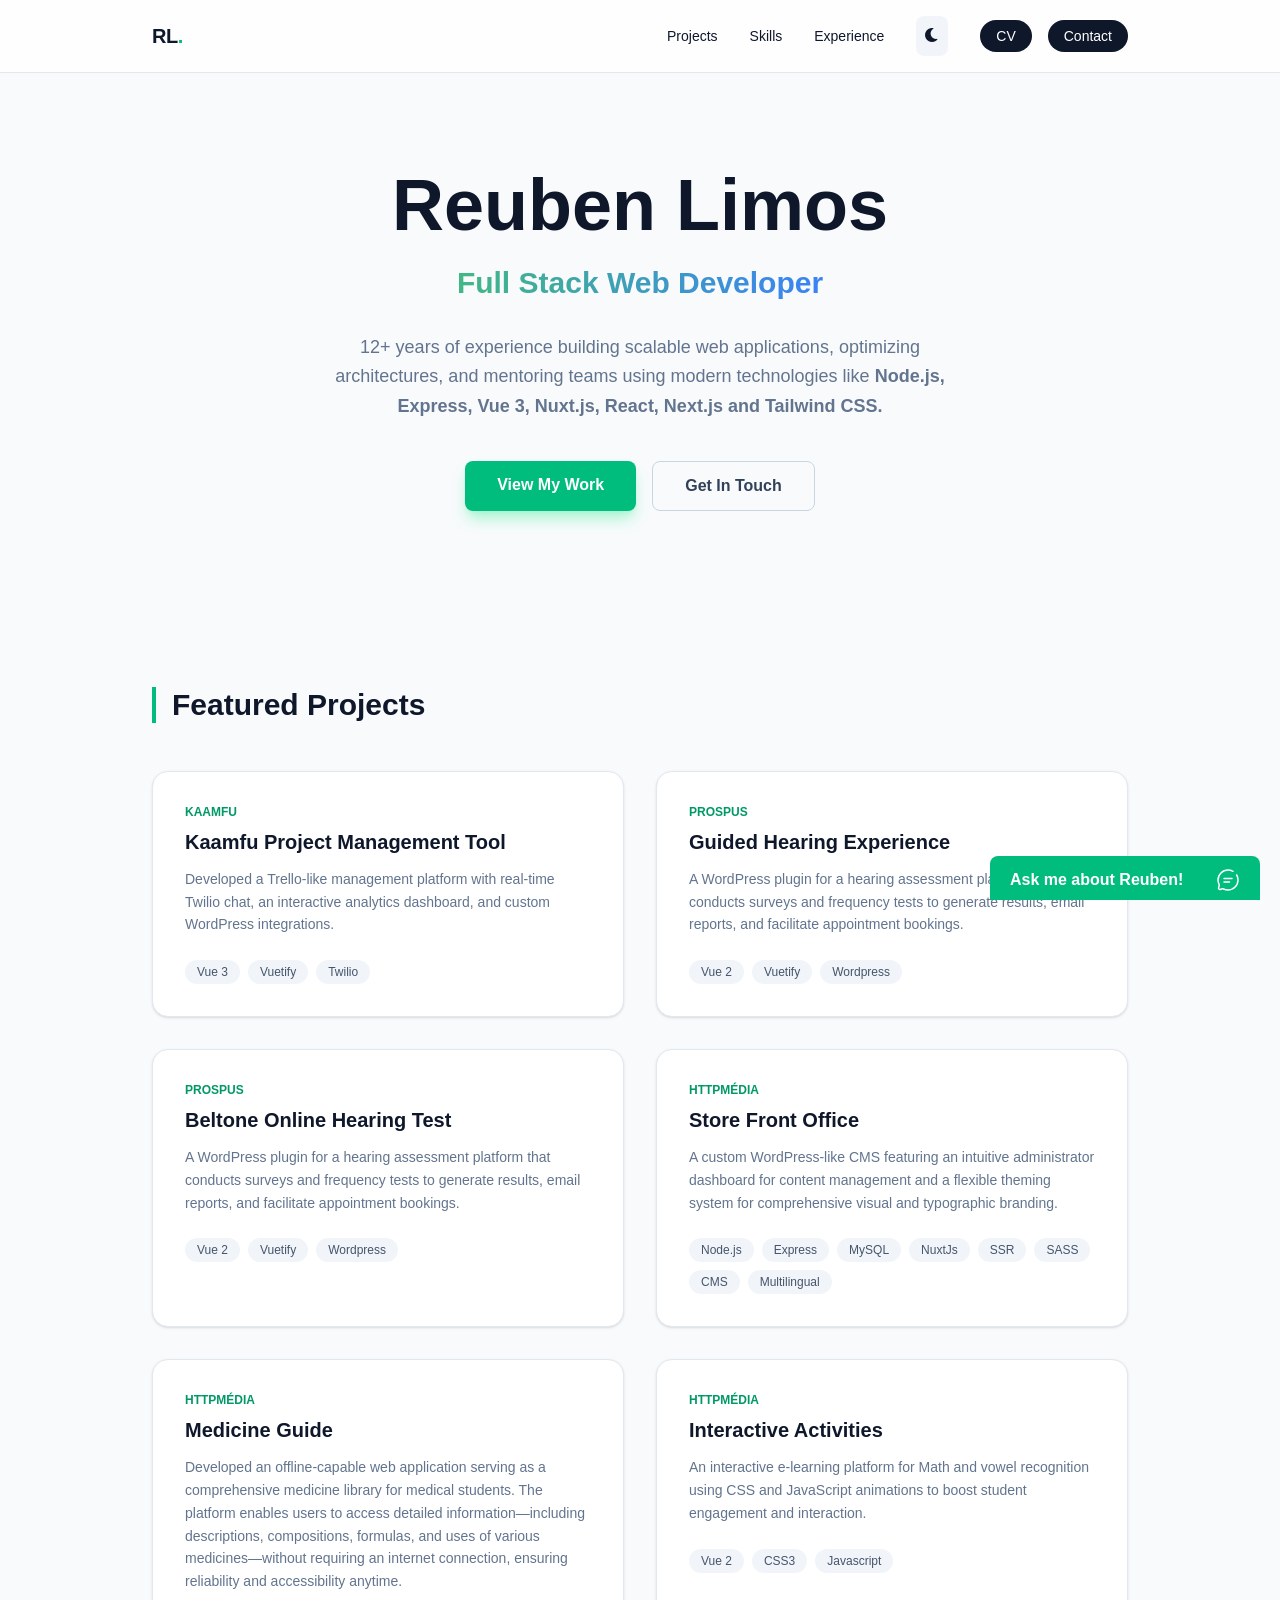
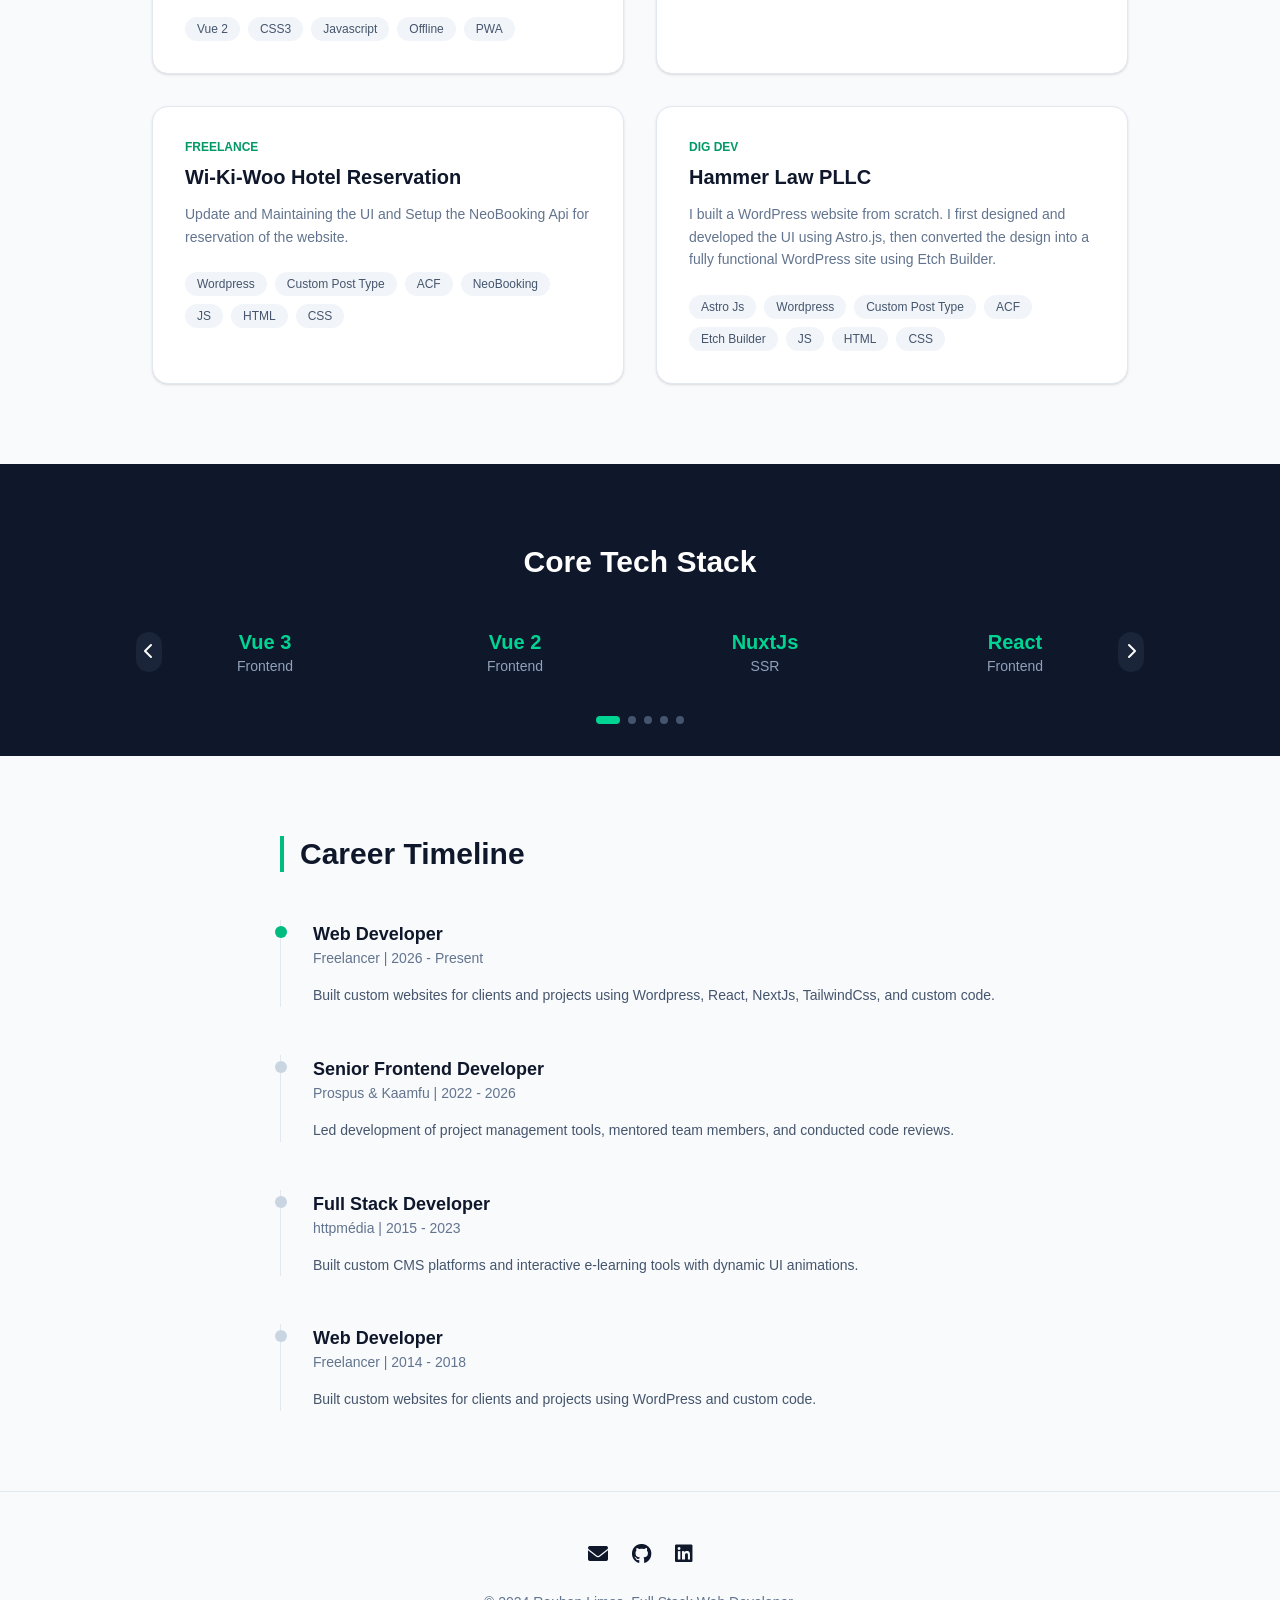
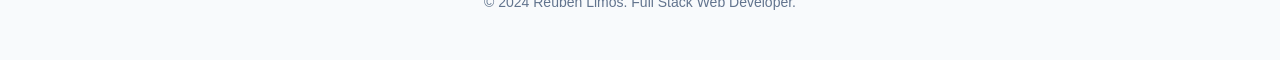
<file: index.html>
<!doctype html>
<html lang="en">
  <head>
    <meta charset="UTF-8" />
    <link rel="icon" type="image/svg+xml" href="./favicon.svg" />
    <meta name="viewport" content="width=device-width, initial-scale=1.0" />
    <title>Reuben Limos | Full Stack Web Developer</title>
    <link
      rel="stylesheet"
      href="https://cdnjs.cloudflare.com/ajax/libs/font-awesome/6.0.0/css/all.min.css"
    />
    <script type="module" crossorigin src="./assets/index.js"></script>
    <script type="module" crossorigin src="./assets/chatbot.js"></script>
    <link rel="stylesheet" crossorigin href="./assets/index.css">
    <link rel="stylesheet" crossorigin href="./assets/chatbot.css">
  </head>
  <body>
    <div id="root"></div>


    <div id="chat-bot-float"></div>
  </body>
</html>
</file>
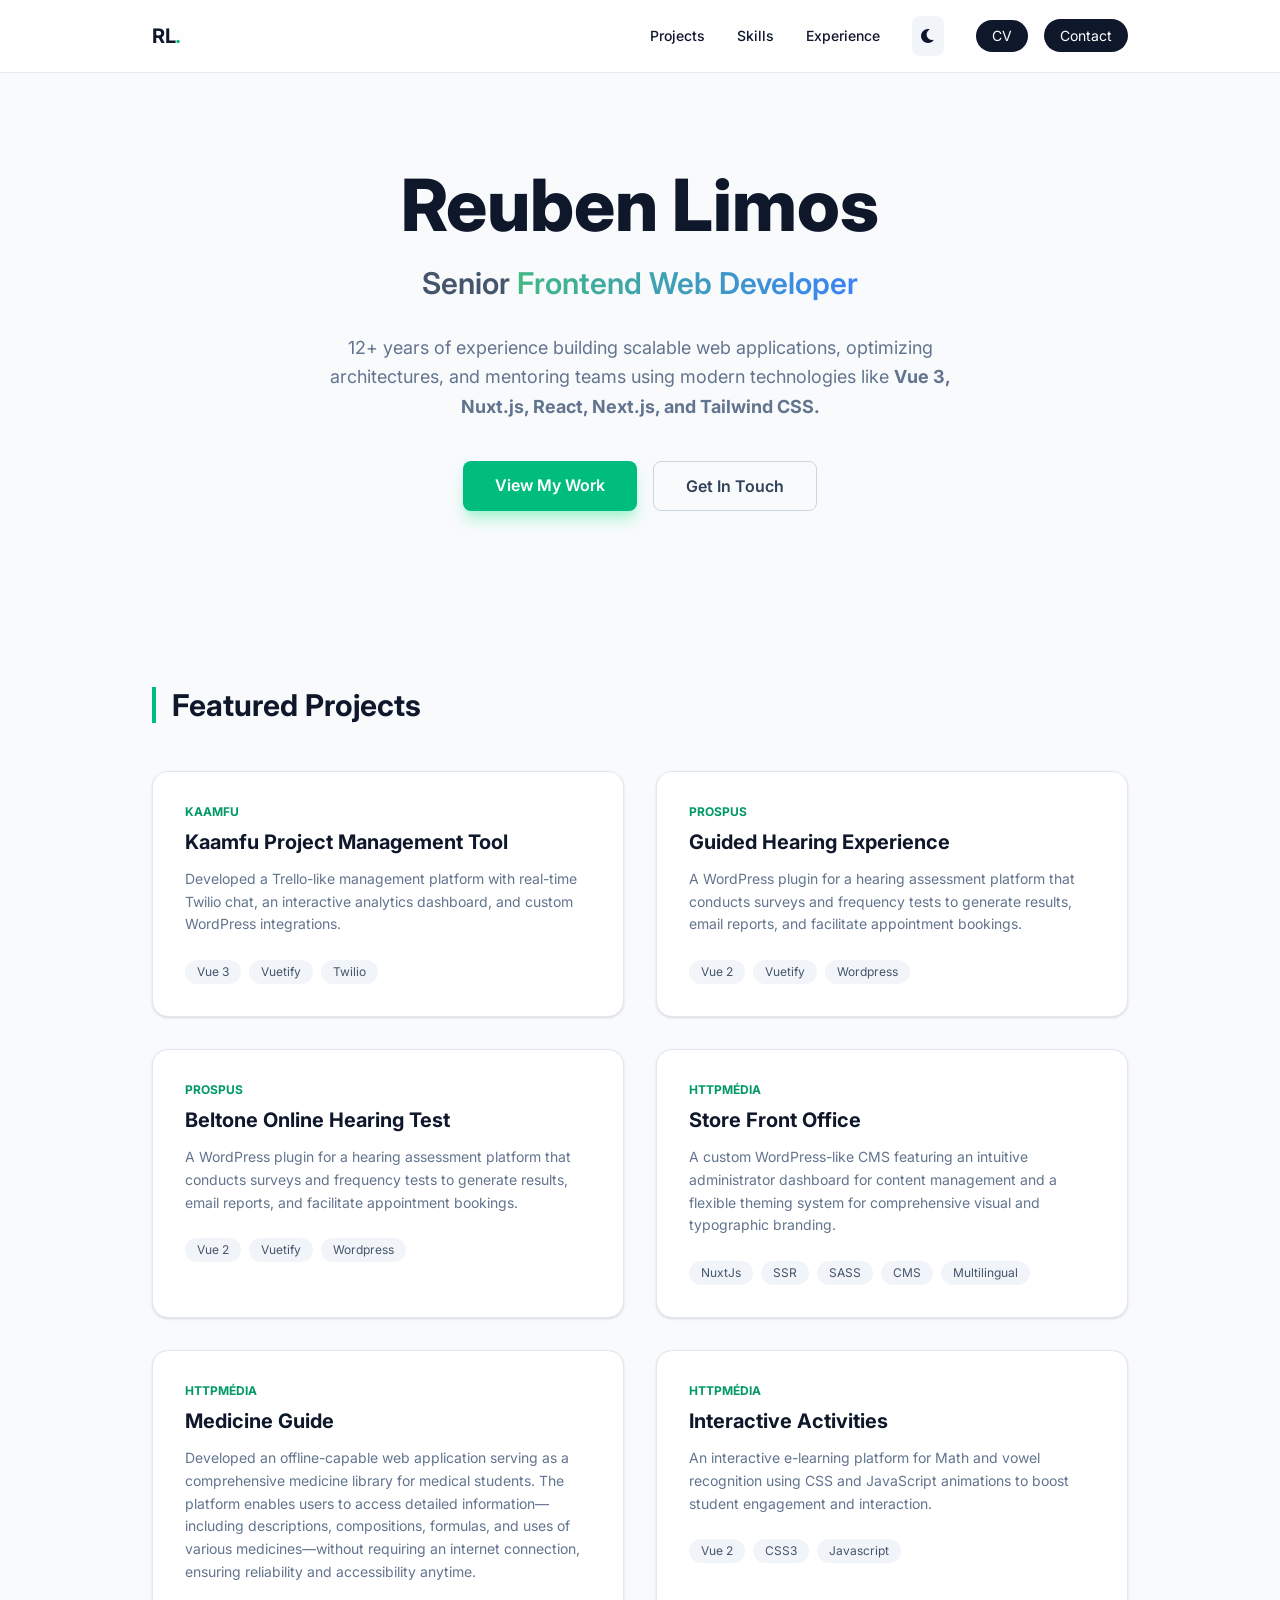
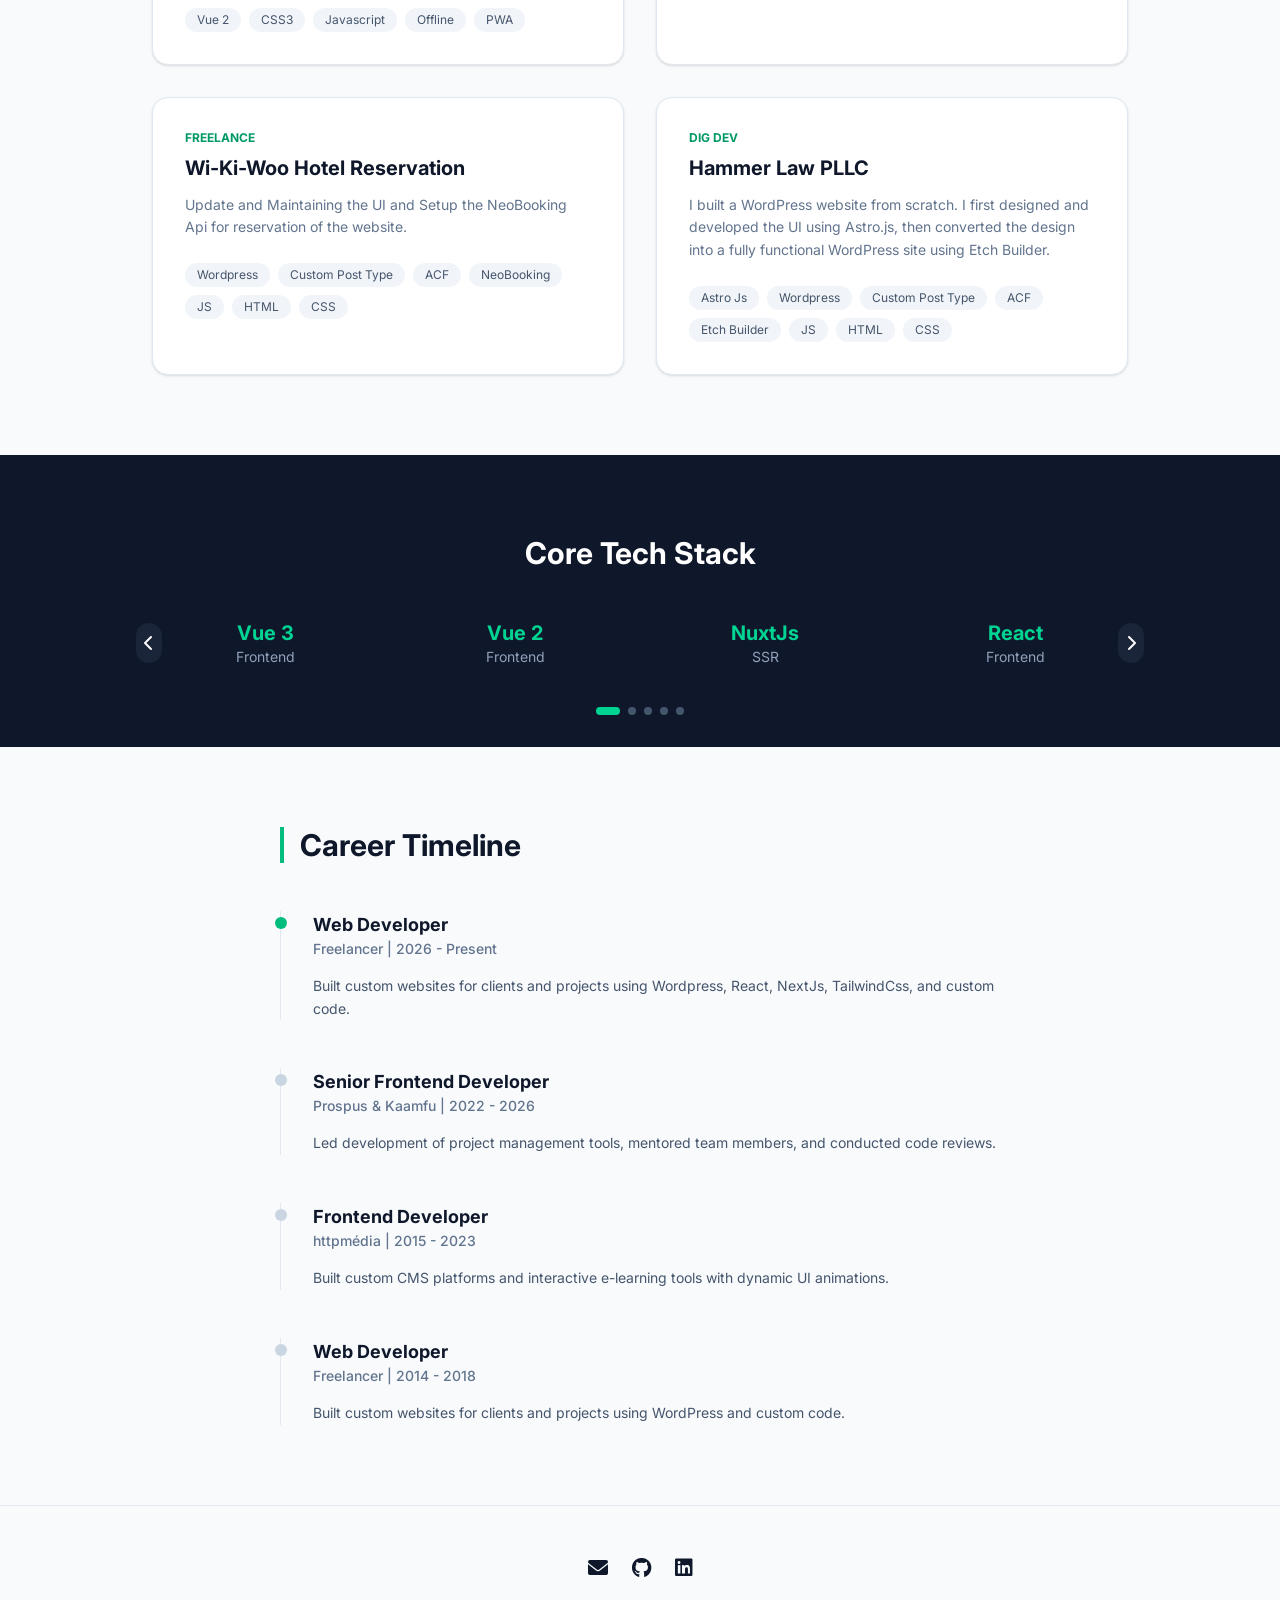
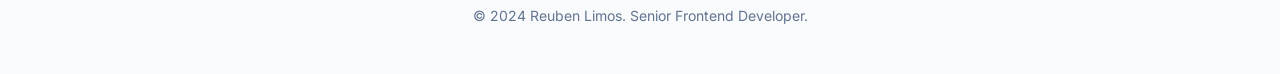
<file: Backup1.0/index.html>
<!doctype html>
<html lang="en">
  <head>
    <meta charset="UTF-8" />
    <link rel="icon" type="image/svg+xml" href="./favicon.svg" />
    <meta name="viewport" content="width=device-width, initial-scale=1.0" />
    <title>Reuben Limos | Senior Frontend Developer</title>
    <link
      rel="stylesheet"
      href="https://cdnjs.cloudflare.com/ajax/libs/font-awesome/6.0.0/css/all.min.css"
    />
    <script type="module" crossorigin src="./assets/index.js"></script>
    <link rel="stylesheet" crossorigin href="./assets/index.css">
  </head>
  <body>
    <div id="root"></div>
  </body>
</html>
</file>
<file: assets/index.css>
@import "https://fonts.googleapis.com/css2?family=Inter:wght@400;500;600;700;800&display=swap";@layer components;@layer properties{@supports (((-webkit-hyphens:none)) and (not (margin-trim:inline))) or ((-moz-orient:inline) and (not (color:rgb(from red r g b)))){*,:before,:after,::backdrop{--tw-translate-x:0;--tw-translate-y:0;--tw-translate-z:0;--tw-rotate-x:initial;--tw-rotate-y:initial;--tw-rotate-z:initial;--tw-skew-x:initial;--tw-skew-y:initial;--tw-space-y-reverse:0;--tw-space-x-reverse:0;--tw-border-style:solid;--tw-leading:initial;--tw-font-weight:initial;--tw-tracking:initial;--tw-shadow:0 0 #0000;--tw-shadow-color:initial;--tw-shadow-alpha:100%;--tw-inset-shadow:0 0 #0000;--tw-inset-shadow-color:initial;--tw-inset-shadow-alpha:100%;--tw-ring-color:initial;--tw-ring-shadow:0 0 #0000;--tw-inset-ring-color:initial;--tw-inset-ring-shadow:0 0 #0000;--tw-ring-inset:initial;--tw-ring-offset-width:0px;--tw-ring-offset-color:#fff;--tw-ring-offset-shadow:0 0 #0000;--tw-blur:initial;--tw-brightness:initial;--tw-contrast:initial;--tw-grayscale:initial;--tw-hue-rotate:initial;--tw-invert:initial;--tw-opacity:initial;--tw-saturate:initial;--tw-sepia:initial;--tw-drop-shadow:initial;--tw-drop-shadow-color:initial;--tw-drop-shadow-alpha:100%;--tw-drop-shadow-size:initial;--tw-backdrop-blur:initial;--tw-backdrop-brightness:initial;--tw-backdrop-contrast:initial;--tw-backdrop-grayscale:initial;--tw-backdrop-hue-rotate:initial;--tw-backdrop-invert:initial;--tw-backdrop-opacity:initial;--tw-backdrop-saturate:initial;--tw-backdrop-sepia:initial;--tw-duration:initial;--tw-ease:initial}}}@layer theme{:root,:host{--font-sans:-apple-system, BlinkMacSystemFont, "Segoe UI", Roboto, "Helvetica Neue", "Noto Sans", Arial, sans-serif, "Apple Color Emoji", "Segoe UI Emoji", "Segoe UI Symbol", "Noto Color Emoji";--font-mono:ui-monospace, SFMono-Regular, Menlo, Monaco, Consolas, "Liberation Mono", "Courier New", monospace;--color-yellow-400:oklch(85.2% .199 91.936);--color-emerald-200:oklch(90.5% .093 164.15);--color-emerald-400:oklch(76.5% .177 163.223);--color-emerald-500:oklch(69.6% .17 162.48);--color-emerald-600:oklch(59.6% .145 163.225);--color-slate-50:oklch(98.4% .003 247.858);--color-slate-100:oklch(96.8% .007 247.896);--color-slate-200:oklch(92.9% .013 255.508);--color-slate-300:oklch(86.9% .022 252.894);--color-slate-400:oklch(70.4% .04 256.788);--color-slate-500:oklch(55.4% .046 257.417);--color-slate-600:oklch(44.6% .043 257.281);--color-slate-700:oklch(37.2% .044 257.287);--color-slate-800:oklch(27.9% .041 260.031);--color-slate-900:oklch(20.8% .042 265.755);--color-slate-950:oklch(12.9% .042 264.695);--color-gray-800:oklch(27.8% .033 256.848);--color-black:#000;--color-white:#fff;--spacing:.25rem;--container-2xl:42rem;--container-3xl:48rem;--container-5xl:64rem;--text-xs:.75rem;--text-xs--line-height:calc(1 / .75);--text-sm:.875rem;--text-sm--line-height:calc(1.25 / .875);--text-lg:1.125rem;--text-lg--line-height:calc(1.75 / 1.125);--text-xl:1.25rem;--text-xl--line-height:calc(1.75 / 1.25);--text-2xl:1.5rem;--text-2xl--line-height:calc(2 / 1.5);--text-3xl:1.875rem;--text-3xl--line-height:calc(2.25 / 1.875);--text-4xl:2.25rem;--text-4xl--line-height:calc(2.5 / 2.25);--text-5xl:3rem;--text-5xl--line-height:1;--text-7xl:4.5rem;--text-7xl--line-height:1;--font-weight-medium:500;--font-weight-semibold:600;--font-weight-bold:700;--font-weight-extrabold:800;--tracking-tight:-.025em;--leading-relaxed:1.625;--radius-lg:.5rem;--radius-xl:.75rem;--radius-2xl:1rem;--ease-in-out:cubic-bezier(.4, 0, .2, 1);--blur-md:12px;--default-transition-duration:.15s;--default-transition-timing-function:cubic-bezier(.4, 0, .2, 1);--default-font-family:var(--font-sans);--default-mono-font-family:var(--font-mono)}}@layer base{*,:after,:before,::backdrop{box-sizing:border-box;border:0 solid;margin:0;padding:0}::file-selector-button{box-sizing:border-box;border:0 solid;margin:0;padding:0}html,:host{-webkit-text-size-adjust:100%;tab-size:4;line-height:1.5;font-family:var(--default-font-family,-apple-system, BlinkMacSystemFont, "Segoe UI", Roboto, "Helvetica Neue", "Noto Sans", Arial, sans-serif, "Apple Color Emoji", "Segoe UI Emoji", "Segoe UI Symbol", "Noto Color Emoji");font-feature-settings:var(--default-font-feature-settings,normal);font-variation-settings:var(--default-font-variation-settings,normal);-webkit-tap-highlight-color:transparent}hr{height:0;color:inherit;border-top-width:1px}abbr:where([title]){-webkit-text-decoration:underline dotted;text-decoration:underline dotted}h1,h2,h3,h4,h5,h6{font-size:inherit;font-weight:inherit}a{color:inherit;-webkit-text-decoration:inherit;-webkit-text-decoration:inherit;-webkit-text-decoration:inherit;-webkit-text-decoration:inherit;text-decoration:inherit}b,strong{font-weight:bolder}code,kbd,samp,pre{font-family:var(--default-mono-font-family,ui-monospace, SFMono-Regular, Menlo, Monaco, Consolas, "Liberation Mono", "Courier New", monospace);font-feature-settings:var(--default-mono-font-feature-settings,normal);font-variation-settings:var(--default-mono-font-variation-settings,normal);font-size:1em}small{font-size:80%}sub,sup{vertical-align:baseline;font-size:75%;line-height:0;position:relative}sub{bottom:-.25em}sup{top:-.5em}table{text-indent:0;border-color:inherit;border-collapse:collapse}:-moz-focusring:where(:not(iframe)){outline:auto}progress{vertical-align:baseline}summary{display:list-item}ol,ul,menu{list-style:none}img,svg,video,canvas,audio,iframe,embed,object{vertical-align:middle;display:block}img,video{max-width:100%;height:auto}button,input,select,optgroup,textarea{font:inherit;font-feature-settings:inherit;font-variation-settings:inherit;letter-spacing:inherit;color:inherit;opacity:1;background-color:#0000;border-radius:0}::file-selector-button{font:inherit;font-feature-settings:inherit;font-variation-settings:inherit;letter-spacing:inherit;color:inherit;opacity:1;background-color:#0000;border-radius:0}:where(select:is([multiple],[size])) optgroup{font-weight:bolder}:where(select:is([multiple],[size])) optgroup option{padding-inline-start:20px}::file-selector-button{margin-inline-end:4px}::placeholder{opacity:1}@supports (not ((-webkit-appearance:-apple-pay-button))) or (contain-intrinsic-size:1px){::placeholder{color:currentColor}@supports (color:color-mix(in lab, red, red)){::placeholder{color:color-mix(in oklab, currentcolor 50%, transparent)}}}textarea{resize:vertical}::-webkit-search-decoration{-webkit-appearance:none}::-webkit-date-and-time-value{min-height:1lh;text-align:inherit}::-webkit-datetime-edit{display:inline-flex}::-webkit-datetime-edit-fields-wrapper{padding:0}::-webkit-datetime-edit{padding-block:0}::-webkit-datetime-edit-year-field{padding-block:0}::-webkit-datetime-edit-month-field{padding-block:0}::-webkit-datetime-edit-day-field{padding-block:0}::-webkit-datetime-edit-hour-field{padding-block:0}::-webkit-datetime-edit-minute-field{padding-block:0}::-webkit-datetime-edit-second-field{padding-block:0}::-webkit-datetime-edit-millisecond-field{padding-block:0}::-webkit-datetime-edit-meridiem-field{padding-block:0}::-webkit-calendar-picker-indicator{line-height:1}:-moz-ui-invalid{box-shadow:none}button,input:where([type=button],[type=reset],[type=submit]){appearance:button}::file-selector-button{appearance:button}::-webkit-inner-spin-button{height:auto}::-webkit-outer-spin-button{height:auto}[hidden]:where(:not([hidden=until-found])){display:none!important}}@layer utilities{.invisible{visibility:hidden}.visible{visibility:visible}.absolute{position:absolute}.fixed{position:fixed}.relative{position:relative}.sticky{position:sticky}.inset-0{inset:0}.top-0{top:0}.top-1\.5{top:calc(var(--spacing) * 1.5)}.top-1\/2{top:50%}.top-6{top:calc(var(--spacing) * 6)}.right-0{right:0}.right-6{right:calc(var(--spacing) * 6)}.-left-1\.5{left:calc(var(--spacing) * -1.5)}.left-0{left:0}.left-1\/2{left:50%}.z-20{z-index:20}.z-50{z-index:50}.mx-auto{margin-inline:auto}.mt-4{margin-top:calc(var(--spacing) * 4)}.mt-10{margin-top:calc(var(--spacing) * 10)}.mr-4{margin-right:calc(var(--spacing) * 4)}.mb-2{margin-bottom:calc(var(--spacing) * 2)}.mb-3{margin-bottom:calc(var(--spacing) * 3)}.mb-6{margin-bottom:calc(var(--spacing) * 6)}.mb-8{margin-bottom:calc(var(--spacing) * 8)}.mb-10{margin-bottom:calc(var(--spacing) * 10)}.mb-12{margin-bottom:calc(var(--spacing) * 12)}.flex{display:flex}.grid{display:grid}.hidden{display:none}.h-2{height:calc(var(--spacing) * 2)}.h-3{height:calc(var(--spacing) * 3)}.h-auto{height:auto}.h-full{height:100%}.min-h-screen{min-height:100vh}.w-2{width:calc(var(--spacing) * 2)}.w-3{width:calc(var(--spacing) * 3)}.w-6{width:calc(var(--spacing) * 6)}.w-full{width:100%}.max-w-2xl{max-width:var(--container-2xl)}.max-w-3xl{max-width:var(--container-3xl)}.max-w-5xl{max-width:var(--container-5xl)}.min-w-full{min-width:100%}.-translate-x-1\/2{--tw-translate-x:calc(calc(1 / 2 * 100%) * -1);translate:var(--tw-translate-x) var(--tw-translate-y)}.-translate-x-2{--tw-translate-x:calc(var(--spacing) * -2);translate:var(--tw-translate-x) var(--tw-translate-y)}.translate-x-2{--tw-translate-x:calc(var(--spacing) * 2);translate:var(--tw-translate-x) var(--tw-translate-y)}.-translate-y-1\/2{--tw-translate-y:calc(calc(1 / 2 * 100%) * -1);translate:var(--tw-translate-x) var(--tw-translate-y)}.transform{transform:var(--tw-rotate-x,) var(--tw-rotate-y,) var(--tw-rotate-z,) var(--tw-skew-x,) var(--tw-skew-y,)}.cursor-pointer{cursor:pointer}.grid-cols-2{grid-template-columns:repeat(2,minmax(0,1fr))}.flex-wrap{flex-wrap:wrap}.items-center{align-items:center}.items-end{align-items:flex-end}.justify-between{justify-content:space-between}.justify-center{justify-content:center}.gap-2{gap:calc(var(--spacing) * 2)}.gap-4{gap:calc(var(--spacing) * 4)}.gap-8{gap:calc(var(--spacing) * 8)}:where(.space-y-12>:not(:last-child)){--tw-space-y-reverse:0;margin-block-start:calc(calc(var(--spacing) * 12) * var(--tw-space-y-reverse));margin-block-end:calc(calc(var(--spacing) * 12) * calc(1 - var(--tw-space-y-reverse)))}:where(.space-x-4>:not(:last-child)){--tw-space-x-reverse:0;margin-inline-start:calc(calc(var(--spacing) * 4) * var(--tw-space-x-reverse));margin-inline-end:calc(calc(var(--spacing) * 4) * calc(1 - var(--tw-space-x-reverse)))}:where(.space-x-6>:not(:last-child)){--tw-space-x-reverse:0;margin-inline-start:calc(calc(var(--spacing) * 6) * var(--tw-space-x-reverse));margin-inline-end:calc(calc(var(--spacing) * 6) * calc(1 - var(--tw-space-x-reverse)))}:where(.space-x-8>:not(:last-child)){--tw-space-x-reverse:0;margin-inline-start:calc(calc(var(--spacing) * 8) * var(--tw-space-x-reverse));margin-inline-end:calc(calc(var(--spacing) * 8) * calc(1 - var(--tw-space-x-reverse)))}.overflow-hidden{overflow:hidden}.rounded-2xl{border-radius:var(--radius-2xl)}.rounded-full{border-radius:2147483647px}.rounded-lg{border-radius:var(--radius-lg)}.rounded-xl{border-radius:var(--radius-xl)}.border{border-style:var(--tw-border-style);border-width:1px}.border-t{border-top-style:var(--tw-border-style);border-top-width:1px}.border-b{border-bottom-style:var(--tw-border-style);border-bottom-width:1px}.border-l{border-left-style:var(--tw-border-style);border-left-width:1px}.border-l-4{border-left-style:var(--tw-border-style);border-left-width:4px}.border-emerald-500{border-color:var(--color-emerald-500)}.border-slate-200{border-color:var(--color-slate-200)}.border-slate-300{border-color:var(--color-slate-300)}.border-slate-700{border-color:var(--color-slate-700)}.bg-black\/90{background-color:#000000e6}@supports (color:color-mix(in lab, red, red)){.bg-black\/90{background-color:color-mix(in oklab, var(--color-black) 90%, transparent)}}.bg-emerald-400{background-color:var(--color-emerald-400)}.bg-emerald-500{background-color:var(--color-emerald-500)}.bg-gray-800\/80{background-color:#1e2939cc}@supports (color:color-mix(in lab, red, red)){.bg-gray-800\/80{background-color:color-mix(in oklab, var(--color-gray-800) 80%, transparent)}}.bg-slate-50{background-color:var(--color-slate-50)}.bg-slate-100{background-color:var(--color-slate-100)}.bg-slate-300{background-color:var(--color-slate-300)}.bg-slate-600{background-color:var(--color-slate-600)}.bg-slate-800\/80{background-color:#1d293dcc}@supports (color:color-mix(in lab, red, red)){.bg-slate-800\/80{background-color:color-mix(in oklab, var(--color-slate-800) 80%, transparent)}}.bg-slate-900{background-color:var(--color-slate-900)}.bg-white{background-color:var(--color-white)}.bg-white\/80{background-color:#fffc}@supports (color:color-mix(in lab, red, red)){.bg-white\/80{background-color:color-mix(in oklab, var(--color-white) 80%, transparent)}}.object-contain{object-fit:contain}.object-cover{object-fit:cover}.p-2{padding:calc(var(--spacing) * 2)}.p-4{padding:calc(var(--spacing) * 4)}.p-8{padding:calc(var(--spacing) * 8)}.px-1{padding-inline:var(--spacing)}.px-3{padding-inline:calc(var(--spacing) * 3)}.px-4{padding-inline:calc(var(--spacing) * 4)}.px-6{padding-inline:calc(var(--spacing) * 6)}.px-8{padding-inline:calc(var(--spacing) * 8)}.py-1{padding-block:var(--spacing)}.py-2{padding-block:calc(var(--spacing) * 2)}.py-3{padding-block:calc(var(--spacing) * 3)}.py-4{padding-block:calc(var(--spacing) * 4)}.py-12{padding-block:calc(var(--spacing) * 12)}.py-20{padding-block:calc(var(--spacing) * 20)}.py-24{padding-block:calc(var(--spacing) * 24)}.pl-4{padding-left:calc(var(--spacing) * 4)}.pl-8{padding-left:calc(var(--spacing) * 8)}.text-center{text-align:center}.text-2xl{font-size:var(--text-2xl);line-height:var(--tw-leading,var(--text-2xl--line-height))}.text-3xl{font-size:var(--text-3xl);line-height:var(--tw-leading,var(--text-3xl--line-height))}.text-4xl{font-size:var(--text-4xl);line-height:var(--tw-leading,var(--text-4xl--line-height))}.text-5xl{font-size:var(--text-5xl);line-height:var(--tw-leading,var(--text-5xl--line-height))}.text-lg{font-size:var(--text-lg);line-height:var(--tw-leading,var(--text-lg--line-height))}.text-sm{font-size:var(--text-sm);line-height:var(--tw-leading,var(--text-sm--line-height))}.text-xl{font-size:var(--text-xl);line-height:var(--tw-leading,var(--text-xl--line-height))}.text-xs{font-size:var(--text-xs);line-height:var(--tw-leading,var(--text-xs--line-height))}.leading-relaxed{--tw-leading:var(--leading-relaxed);line-height:var(--leading-relaxed)}.font-bold{--tw-font-weight:var(--font-weight-bold);font-weight:var(--font-weight-bold)}.font-extrabold{--tw-font-weight:var(--font-weight-extrabold);font-weight:var(--font-weight-extrabold)}.font-medium{--tw-font-weight:var(--font-weight-medium);font-weight:var(--font-weight-medium)}.font-semibold{--tw-font-weight:var(--font-weight-semibold);font-weight:var(--font-weight-semibold)}.tracking-tight{--tw-tracking:var(--tracking-tight);letter-spacing:var(--tracking-tight)}.text-emerald-400{color:var(--color-emerald-400)}.text-emerald-500{color:var(--color-emerald-500)}.text-emerald-600{color:var(--color-emerald-600)}.text-slate-400{color:var(--color-slate-400)}.text-slate-500{color:var(--color-slate-500)}.text-slate-600{color:var(--color-slate-600)}.text-slate-700{color:var(--color-slate-700)}.text-slate-900{color:var(--color-slate-900)}.text-white{color:var(--color-white)}.text-yellow-400{color:var(--color-yellow-400)}.uppercase{text-transform:uppercase}.opacity-0{opacity:0}.opacity-100{opacity:1}.shadow-2xl{--tw-shadow:0 25px 50px -12px var(--tw-shadow-color,#00000040);box-shadow:var(--tw-inset-shadow), var(--tw-inset-ring-shadow), var(--tw-ring-offset-shadow), var(--tw-ring-shadow), var(--tw-shadow)}.shadow-lg{--tw-shadow:0 10px 15px -3px var(--tw-shadow-color,#0000001a), 0 4px 6px -4px var(--tw-shadow-color,#0000001a);box-shadow:var(--tw-inset-shadow), var(--tw-inset-ring-shadow), var(--tw-ring-offset-shadow), var(--tw-ring-shadow), var(--tw-shadow)}.shadow-sm{--tw-shadow:0 1px 3px 0 var(--tw-shadow-color,#0000001a), 0 1px 2px -1px var(--tw-shadow-color,#0000001a);box-shadow:var(--tw-inset-shadow), var(--tw-inset-ring-shadow), var(--tw-ring-offset-shadow), var(--tw-ring-shadow), var(--tw-shadow)}.shadow-emerald-200{--tw-shadow-color:oklch(90.5% .093 164.15)}@supports (color:color-mix(in lab, red, red)){.shadow-emerald-200{--tw-shadow-color:color-mix(in oklab, var(--color-emerald-200) var(--tw-shadow-alpha), transparent)}}.ring-emerald-500{--tw-ring-color:var(--color-emerald-500)}.filter{filter:var(--tw-blur,) var(--tw-brightness,) var(--tw-contrast,) var(--tw-grayscale,) var(--tw-hue-rotate,) var(--tw-invert,) var(--tw-saturate,) var(--tw-sepia,) var(--tw-drop-shadow,)}.backdrop-blur-md{--tw-backdrop-blur:blur(var(--blur-md));-webkit-backdrop-filter:var(--tw-backdrop-blur,) var(--tw-backdrop-brightness,) var(--tw-backdrop-contrast,) var(--tw-backdrop-grayscale,) var(--tw-backdrop-hue-rotate,) var(--tw-backdrop-invert,) var(--tw-backdrop-opacity,) var(--tw-backdrop-saturate,) var(--tw-backdrop-sepia,);backdrop-filter:var(--tw-backdrop-blur,) var(--tw-backdrop-brightness,) var(--tw-backdrop-contrast,) var(--tw-backdrop-grayscale,) var(--tw-backdrop-hue-rotate,) var(--tw-backdrop-invert,) var(--tw-backdrop-opacity,) var(--tw-backdrop-saturate,) var(--tw-backdrop-sepia,)}.transition{transition-property:color,background-color,border-color,outline-color,text-decoration-color,fill,stroke,--tw-gradient-from,--tw-gradient-via,--tw-gradient-to,opacity,box-shadow,transform,translate,scale,rotate,filter,-webkit-backdrop-filter,backdrop-filter,display,content-visibility,overlay,pointer-events;transition-timing-function:var(--tw-ease,var(--default-transition-timing-function));transition-duration:var(--tw-duration,var(--default-transition-duration))}.transition-all{transition-property:all;transition-timing-function:var(--tw-ease,var(--default-transition-timing-function));transition-duration:var(--tw-duration,var(--default-transition-duration))}.transition-transform{transition-property:transform,translate,scale,rotate;transition-timing-function:var(--tw-ease,var(--default-transition-timing-function));transition-duration:var(--tw-duration,var(--default-transition-duration))}.duration-500{--tw-duration:.5s;transition-duration:.5s}.ease-in-out{--tw-ease:var(--ease-in-out);transition-timing-function:var(--ease-in-out)}@media (hover:hover){.hover\:bg-emerald-600:hover{background-color:var(--color-emerald-600)}.hover\:bg-slate-500:hover{background-color:var(--color-slate-500)}.hover\:bg-white:hover{background-color:var(--color-white)}.hover\:text-emerald-500:hover{color:var(--color-emerald-500)}.hover\:opacity-90:hover{opacity:.9}.hover\:ring-2:hover{--tw-ring-shadow:var(--tw-ring-inset,) 0 0 0 calc(2px + var(--tw-ring-offset-width)) var(--tw-ring-color,currentcolor);box-shadow:var(--tw-inset-shadow), var(--tw-inset-ring-shadow), var(--tw-ring-offset-shadow), var(--tw-ring-shadow), var(--tw-shadow)}}@media (width>=48rem){.md\:mr-8{margin-right:calc(var(--spacing) * 8)}.md\:flex{display:flex}.md\:-translate-x-4{--tw-translate-x:calc(var(--spacing) * -4);translate:var(--tw-translate-x) var(--tw-translate-y)}.md\:translate-x-4{--tw-translate-x:calc(var(--spacing) * 4);translate:var(--tw-translate-x) var(--tw-translate-y)}.md\:grid-cols-2{grid-template-columns:repeat(2,minmax(0,1fr))}.md\:grid-cols-4{grid-template-columns:repeat(4,minmax(0,1fr))}:where(.md\:space-x-8>:not(:last-child)){--tw-space-x-reverse:0;margin-inline-start:calc(calc(var(--spacing) * 8) * var(--tw-space-x-reverse));margin-inline-end:calc(calc(var(--spacing) * 8) * calc(1 - var(--tw-space-x-reverse)))}.md\:p-10{padding:calc(var(--spacing) * 10)}.md\:text-3xl{font-size:var(--text-3xl);line-height:var(--tw-leading,var(--text-3xl--line-height))}.md\:text-7xl{font-size:var(--text-7xl);line-height:var(--tw-leading,var(--text-7xl--line-height))}}.dark\:border-slate-700:where(.dark,.dark *){border-color:var(--color-slate-700)}.dark\:border-slate-800:where(.dark,.dark *){border-color:var(--color-slate-800)}.dark\:bg-emerald-600:where(.dark,.dark *){background-color:var(--color-emerald-600)}.dark\:bg-slate-700:where(.dark,.dark *){background-color:var(--color-slate-700)}.dark\:bg-slate-800:where(.dark,.dark *){background-color:var(--color-slate-800)}.dark\:bg-slate-900:where(.dark,.dark *){background-color:var(--color-slate-900)}.dark\:bg-slate-900\/50:where(.dark,.dark *){background-color:#0f172b80}@supports (color:color-mix(in lab, red, red)){.dark\:bg-slate-900\/50:where(.dark,.dark *){background-color:color-mix(in oklab, var(--color-slate-900) 50%, transparent)}}.dark\:bg-slate-900\/80:where(.dark,.dark *){background-color:#0f172bcc}@supports (color:color-mix(in lab, red, red)){.dark\:bg-slate-900\/80:where(.dark,.dark *){background-color:color-mix(in oklab, var(--color-slate-900) 80%, transparent)}}.dark\:bg-slate-900\/90:where(.dark,.dark *){background-color:#0f172be6}@supports (color:color-mix(in lab, red, red)){.dark\:bg-slate-900\/90:where(.dark,.dark *){background-color:color-mix(in oklab, var(--color-slate-900) 90%, transparent)}}.dark\:bg-slate-950:where(.dark,.dark *){background-color:var(--color-slate-950)}.dark\:text-emerald-400:where(.dark,.dark *){color:var(--color-emerald-400)}.dark\:text-slate-100:where(.dark,.dark *){color:var(--color-slate-100)}.dark\:text-slate-300:where(.dark,.dark *){color:var(--color-slate-300)}.dark\:text-slate-400:where(.dark,.dark *){color:var(--color-slate-400)}.dark\:shadow-none:where(.dark,.dark *){--tw-shadow:0 0 #0000;box-shadow:var(--tw-inset-shadow), var(--tw-inset-ring-shadow), var(--tw-ring-offset-shadow), var(--tw-ring-shadow), var(--tw-shadow)}@media (hover:hover){.dark\:hover\:bg-slate-800:where(.dark,.dark *):hover{background-color:var(--color-slate-800)}}}body{scroll-behavior:smooth;font-family:Inter,sans-serif;transition:background-color .3s}.gradient-text{-webkit-text-fill-color:transparent;background:linear-gradient(90deg,#42b883,#3b82f6);-webkit-background-clip:text}.project-card .overlay{opacity:0;transition:opacity .4s}.project-card:hover .overlay{opacity:1}.modal-transition{transition:opacity .3s,visibility .3s}button.btn-cv{height:32px;line-height:0}@property --tw-translate-x{syntax:"*";inherits:false;initial-value:0}@property --tw-translate-y{syntax:"*";inherits:false;initial-value:0}@property --tw-translate-z{syntax:"*";inherits:false;initial-value:0}@property --tw-rotate-x{syntax:"*";inherits:false}@property --tw-rotate-y{syntax:"*";inherits:false}@property --tw-rotate-z{syntax:"*";inherits:false}@property --tw-skew-x{syntax:"*";inherits:false}@property --tw-skew-y{syntax:"*";inherits:false}@property --tw-space-y-reverse{syntax:"*";inherits:false;initial-value:0}@property --tw-space-x-reverse{syntax:"*";inherits:false;initial-value:0}@property --tw-border-style{syntax:"*";inherits:false;initial-value:solid}@property --tw-leading{syntax:"*";inherits:false}@property --tw-font-weight{syntax:"*";inherits:false}@property --tw-tracking{syntax:"*";inherits:false}@property --tw-shadow{syntax:"*";inherits:false;initial-value:0 0 #0000}@property --tw-shadow-color{syntax:"*";inherits:false}@property --tw-shadow-alpha{syntax:"<percentage>";inherits:false;initial-value:100%}@property --tw-inset-shadow{syntax:"*";inherits:false;initial-value:0 0 #0000}@property --tw-inset-shadow-color{syntax:"*";inherits:false}@property --tw-inset-shadow-alpha{syntax:"<percentage>";inherits:false;initial-value:100%}@property --tw-ring-color{syntax:"*";inherits:false}@property --tw-ring-shadow{syntax:"*";inherits:false;initial-value:0 0 #0000}@property --tw-inset-ring-color{syntax:"*";inherits:false}@property --tw-inset-ring-shadow{syntax:"*";inherits:false;initial-value:0 0 #0000}@property --tw-ring-inset{syntax:"*";inherits:false}@property --tw-ring-offset-width{syntax:"<length>";inherits:false;initial-value:0}@property --tw-ring-offset-color{syntax:"*";inherits:false;initial-value:#fff}@property --tw-ring-offset-shadow{syntax:"*";inherits:false;initial-value:0 0 #0000}@property --tw-blur{syntax:"*";inherits:false}@property --tw-brightness{syntax:"*";inherits:false}@property --tw-contrast{syntax:"*";inherits:false}@property --tw-grayscale{syntax:"*";inherits:false}@property --tw-hue-rotate{syntax:"*";inherits:false}@property --tw-invert{syntax:"*";inherits:false}@property --tw-opacity{syntax:"*";inherits:false}@property --tw-saturate{syntax:"*";inherits:false}@property --tw-sepia{syntax:"*";inherits:false}@property --tw-drop-shadow{syntax:"*";inherits:false}@property --tw-drop-shadow-color{syntax:"*";inherits:false}@property --tw-drop-shadow-alpha{syntax:"<percentage>";inherits:false;initial-value:100%}@property --tw-drop-shadow-size{syntax:"*";inherits:false}@property --tw-backdrop-blur{syntax:"*";inherits:false}@property --tw-backdrop-brightness{syntax:"*";inherits:false}@property --tw-backdrop-contrast{syntax:"*";inherits:false}@property --tw-backdrop-grayscale{syntax:"*";inherits:false}@property --tw-backdrop-hue-rotate{syntax:"*";inherits:false}@property --tw-backdrop-invert{syntax:"*";inherits:false}@property --tw-backdrop-opacity{syntax:"*";inherits:false}@property --tw-backdrop-saturate{syntax:"*";inherits:false}@property --tw-backdrop-sepia{syntax:"*";inherits:false}@property --tw-duration{syntax:"*";inherits:false}@property --tw-ease{syntax:"*";inherits:false}
/*$vite$:1*/
</file>
<file: assets/chatbot.css>
*{box-sizing:border-box}body{background:#f4f7f6;font-family:Arial,sans-serif}#chat-bot-float{z-index:9999999;position:fixed;bottom:0;right:20px}.chat-container{transform-origin:100% 100%;background:#fff;border-radius:12px;flex-direction:column;width:400px;height:500px;margin-bottom:8px;transition:all .3s .3s;display:flex;overflow:hidden;scale:1;box-shadow:0 5px 15px #0000001a}.chat-container.close{height:200px;transition-delay:0s;scale:0}.chat-container.hide{height:0}@media screen and (width<=460px){.chat-container{width:calc(100vw - 60px);min-width:320px}}.closed-title{color:#fff;cursor:pointer;opacity:1;border-top-left-radius:8px;border-top-right-radius:8px;justify-content:space-between;align-items:center;width:270px;padding:12px 20px 8px;font-size:16px;font-weight:700;transition:bottom .3s;display:flex;position:absolute;right:0}.closed-title.show{transition-delay:.6s;bottom:0}.closed-title.hide{bottom:-60px}@media screen and (width<=768px){.closed-title{justify-content:center;align-items:center;width:60px;height:60px;padding:8px}.closed-title span{display:none}.closed-title img{width:30px}}.top-bar{color:#fff;justify-content:space-between;align-items:center;padding:10px 20px;font-size:16px;display:flex}.top-bar span{cursor:pointer;font-weight:700}.top-bar .close-btn{cursor:pointer;background:0 0;border:none;border-radius:50%;padding:8px;line-height:0}.top-bar .close-btn:hover{background:#6464644d}.chat-box{width:100%;height:386px;padding:20px;overflow-y:auto}.chat-box .chat-box-wrapper{flex-direction:column;gap:10px;display:flex;overflow:hidden}.message{overflow-anchor:none;font-size:14px}.message .message-wrapper{word-wrap:break-word;display:flex}.message .avatar-wrapper{border:1px solid #999;border-radius:50%;padding:8px;line-height:0;overflow:hidden}.message .text-message{align-items:center;display:flex}.message .text-message div{border-radius:8px;padding:8px}.message .message-loading{align-items:end;padding:10px 20px;display:flex}.message img{min-width:30px}.message-anchor{overflow-anchor:auto;height:1px}.user{color:#fff;border-bottom-right-radius:2px}.user .message-wrapper{flex-direction:row-reverse;align-self:flex-end}.user .text-message{margin-left:56px;margin-right:8px}.bot{color:#333;border-bottom-left-radius:2px}.bot .message-wrapper{align-self:flex-start}.bot .text-message{margin-left:8px;margin-right:56px}.bot .text-message div{background:#e9ecef}.input-area{background:#fff;border-top:1px solid #eee;padding:10px;display:flex}.input-area input{border:1px solid #ddd;border-radius:20px;outline:none;flex:1;padding:12px}.input-area button{color:#fff;cursor:pointer;border:none;border-radius:20px;margin-left:8px;padding:0 20px}.error{color:#b00020;opacity:0;background-color:#eee;justify-content:center;align-items:center;gap:8px;height:0;font-size:14px;transition:height .3s;display:flex}.error div{margin:11px 0}.error.show{opacity:1;height:40px}
/*$vite$:1*/
</file>
<file: Backup1.0/assets/index.css>
@import "https://fonts.googleapis.com/css2?family=Inter:wght@400;500;600;700;800&display=swap";@layer components;@layer properties{@supports (((-webkit-hyphens:none)) and (not (margin-trim:inline))) or ((-moz-orient:inline) and (not (color:rgb(from red r g b)))){*,:before,:after,::backdrop{--tw-translate-x:0;--tw-translate-y:0;--tw-translate-z:0;--tw-rotate-x:initial;--tw-rotate-y:initial;--tw-rotate-z:initial;--tw-skew-x:initial;--tw-skew-y:initial;--tw-space-y-reverse:0;--tw-space-x-reverse:0;--tw-border-style:solid;--tw-leading:initial;--tw-font-weight:initial;--tw-tracking:initial;--tw-shadow:0 0 #0000;--tw-shadow-color:initial;--tw-shadow-alpha:100%;--tw-inset-shadow:0 0 #0000;--tw-inset-shadow-color:initial;--tw-inset-shadow-alpha:100%;--tw-ring-color:initial;--tw-ring-shadow:0 0 #0000;--tw-inset-ring-color:initial;--tw-inset-ring-shadow:0 0 #0000;--tw-ring-inset:initial;--tw-ring-offset-width:0px;--tw-ring-offset-color:#fff;--tw-ring-offset-shadow:0 0 #0000;--tw-blur:initial;--tw-brightness:initial;--tw-contrast:initial;--tw-grayscale:initial;--tw-hue-rotate:initial;--tw-invert:initial;--tw-opacity:initial;--tw-saturate:initial;--tw-sepia:initial;--tw-drop-shadow:initial;--tw-drop-shadow-color:initial;--tw-drop-shadow-alpha:100%;--tw-drop-shadow-size:initial;--tw-backdrop-blur:initial;--tw-backdrop-brightness:initial;--tw-backdrop-contrast:initial;--tw-backdrop-grayscale:initial;--tw-backdrop-hue-rotate:initial;--tw-backdrop-invert:initial;--tw-backdrop-opacity:initial;--tw-backdrop-saturate:initial;--tw-backdrop-sepia:initial;--tw-duration:initial;--tw-ease:initial}}}@layer theme{:root,:host{--font-sans:-apple-system, BlinkMacSystemFont, "Segoe UI", Roboto, "Helvetica Neue", "Noto Sans", Arial, sans-serif, "Apple Color Emoji", "Segoe UI Emoji", "Segoe UI Symbol", "Noto Color Emoji";--font-mono:ui-monospace, SFMono-Regular, Menlo, Monaco, Consolas, "Liberation Mono", "Courier New", monospace;--color-yellow-400:oklch(85.2% .199 91.936);--color-emerald-200:oklch(90.5% .093 164.15);--color-emerald-400:oklch(76.5% .177 163.223);--color-emerald-500:oklch(69.6% .17 162.48);--color-emerald-600:oklch(59.6% .145 163.225);--color-slate-50:oklch(98.4% .003 247.858);--color-slate-100:oklch(96.8% .007 247.896);--color-slate-200:oklch(92.9% .013 255.508);--color-slate-300:oklch(86.9% .022 252.894);--color-slate-400:oklch(70.4% .04 256.788);--color-slate-500:oklch(55.4% .046 257.417);--color-slate-600:oklch(44.6% .043 257.281);--color-slate-700:oklch(37.2% .044 257.287);--color-slate-800:oklch(27.9% .041 260.031);--color-slate-900:oklch(20.8% .042 265.755);--color-slate-950:oklch(12.9% .042 264.695);--color-gray-800:oklch(27.8% .033 256.848);--color-black:#000;--color-white:#fff;--spacing:.25rem;--container-2xl:42rem;--container-3xl:48rem;--container-5xl:64rem;--text-xs:.75rem;--text-xs--line-height:calc(1 / .75);--text-sm:.875rem;--text-sm--line-height:calc(1.25 / .875);--text-lg:1.125rem;--text-lg--line-height:calc(1.75 / 1.125);--text-xl:1.25rem;--text-xl--line-height:calc(1.75 / 1.25);--text-2xl:1.5rem;--text-2xl--line-height:calc(2 / 1.5);--text-3xl:1.875rem;--text-3xl--line-height:calc(2.25 / 1.875);--text-4xl:2.25rem;--text-4xl--line-height:calc(2.5 / 2.25);--text-5xl:3rem;--text-5xl--line-height:1;--text-7xl:4.5rem;--text-7xl--line-height:1;--font-weight-medium:500;--font-weight-semibold:600;--font-weight-bold:700;--font-weight-extrabold:800;--tracking-tight:-.025em;--leading-relaxed:1.625;--radius-lg:.5rem;--radius-xl:.75rem;--radius-2xl:1rem;--ease-in-out:cubic-bezier(.4, 0, .2, 1);--blur-md:12px;--default-transition-duration:.15s;--default-transition-timing-function:cubic-bezier(.4, 0, .2, 1);--default-font-family:var(--font-sans);--default-mono-font-family:var(--font-mono)}}@layer base{*,:after,:before,::backdrop{box-sizing:border-box;border:0 solid;margin:0;padding:0}::file-selector-button{box-sizing:border-box;border:0 solid;margin:0;padding:0}html,:host{-webkit-text-size-adjust:100%;tab-size:4;line-height:1.5;font-family:var(--default-font-family,-apple-system, BlinkMacSystemFont, "Segoe UI", Roboto, "Helvetica Neue", "Noto Sans", Arial, sans-serif, "Apple Color Emoji", "Segoe UI Emoji", "Segoe UI Symbol", "Noto Color Emoji");font-feature-settings:var(--default-font-feature-settings,normal);font-variation-settings:var(--default-font-variation-settings,normal);-webkit-tap-highlight-color:transparent}hr{height:0;color:inherit;border-top-width:1px}abbr:where([title]){-webkit-text-decoration:underline dotted;text-decoration:underline dotted}h1,h2,h3,h4,h5,h6{font-size:inherit;font-weight:inherit}a{color:inherit;-webkit-text-decoration:inherit;-webkit-text-decoration:inherit;-webkit-text-decoration:inherit;-webkit-text-decoration:inherit;text-decoration:inherit}b,strong{font-weight:bolder}code,kbd,samp,pre{font-family:var(--default-mono-font-family,ui-monospace, SFMono-Regular, Menlo, Monaco, Consolas, "Liberation Mono", "Courier New", monospace);font-feature-settings:var(--default-mono-font-feature-settings,normal);font-variation-settings:var(--default-mono-font-variation-settings,normal);font-size:1em}small{font-size:80%}sub,sup{vertical-align:baseline;font-size:75%;line-height:0;position:relative}sub{bottom:-.25em}sup{top:-.5em}table{text-indent:0;border-color:inherit;border-collapse:collapse}:-moz-focusring:where(:not(iframe)){outline:auto}progress{vertical-align:baseline}summary{display:list-item}ol,ul,menu{list-style:none}img,svg,video,canvas,audio,iframe,embed,object{vertical-align:middle;display:block}img,video{max-width:100%;height:auto}button,input,select,optgroup,textarea{font:inherit;font-feature-settings:inherit;font-variation-settings:inherit;letter-spacing:inherit;color:inherit;opacity:1;background-color:#0000;border-radius:0}::file-selector-button{font:inherit;font-feature-settings:inherit;font-variation-settings:inherit;letter-spacing:inherit;color:inherit;opacity:1;background-color:#0000;border-radius:0}:where(select:is([multiple],[size])) optgroup{font-weight:bolder}:where(select:is([multiple],[size])) optgroup option{padding-inline-start:20px}::file-selector-button{margin-inline-end:4px}::placeholder{opacity:1}@supports (not ((-webkit-appearance:-apple-pay-button))) or (contain-intrinsic-size:1px){::placeholder{color:currentColor}@supports (color:color-mix(in lab, red, red)){::placeholder{color:color-mix(in oklab, currentcolor 50%, transparent)}}}textarea{resize:vertical}::-webkit-search-decoration{-webkit-appearance:none}::-webkit-date-and-time-value{min-height:1lh;text-align:inherit}::-webkit-datetime-edit{display:inline-flex}::-webkit-datetime-edit-fields-wrapper{padding:0}::-webkit-datetime-edit{padding-block:0}::-webkit-datetime-edit-year-field{padding-block:0}::-webkit-datetime-edit-month-field{padding-block:0}::-webkit-datetime-edit-day-field{padding-block:0}::-webkit-datetime-edit-hour-field{padding-block:0}::-webkit-datetime-edit-minute-field{padding-block:0}::-webkit-datetime-edit-second-field{padding-block:0}::-webkit-datetime-edit-millisecond-field{padding-block:0}::-webkit-datetime-edit-meridiem-field{padding-block:0}::-webkit-calendar-picker-indicator{line-height:1}:-moz-ui-invalid{box-shadow:none}button,input:where([type=button],[type=reset],[type=submit]){appearance:button}::file-selector-button{appearance:button}::-webkit-inner-spin-button{height:auto}::-webkit-outer-spin-button{height:auto}[hidden]:where(:not([hidden=until-found])){display:none!important}}@layer utilities{.invisible{visibility:hidden}.visible{visibility:visible}.absolute{position:absolute}.fixed{position:fixed}.relative{position:relative}.sticky{position:sticky}.inset-0{inset:0}.top-0{top:0}.top-1\.5{top:calc(var(--spacing) * 1.5)}.top-1\/2{top:50%}.top-6{top:calc(var(--spacing) * 6)}.right-0{right:0}.right-6{right:calc(var(--spacing) * 6)}.-left-1\.5{left:calc(var(--spacing) * -1.5)}.left-0{left:0}.left-1\/2{left:50%}.z-20{z-index:20}.z-50{z-index:50}.mx-auto{margin-inline:auto}.mt-4{margin-top:calc(var(--spacing) * 4)}.mt-10{margin-top:calc(var(--spacing) * 10)}.mr-4{margin-right:calc(var(--spacing) * 4)}.mb-2{margin-bottom:calc(var(--spacing) * 2)}.mb-3{margin-bottom:calc(var(--spacing) * 3)}.mb-6{margin-bottom:calc(var(--spacing) * 6)}.mb-8{margin-bottom:calc(var(--spacing) * 8)}.mb-10{margin-bottom:calc(var(--spacing) * 10)}.mb-12{margin-bottom:calc(var(--spacing) * 12)}.flex{display:flex}.grid{display:grid}.hidden{display:none}.h-2{height:calc(var(--spacing) * 2)}.h-3{height:calc(var(--spacing) * 3)}.h-auto{height:auto}.h-full{height:100%}.min-h-screen{min-height:100vh}.w-2{width:calc(var(--spacing) * 2)}.w-3{width:calc(var(--spacing) * 3)}.w-6{width:calc(var(--spacing) * 6)}.w-full{width:100%}.max-w-2xl{max-width:var(--container-2xl)}.max-w-3xl{max-width:var(--container-3xl)}.max-w-5xl{max-width:var(--container-5xl)}.min-w-full{min-width:100%}.-translate-x-1\/2{--tw-translate-x:calc(calc(1 / 2 * 100%) * -1);translate:var(--tw-translate-x) var(--tw-translate-y)}.-translate-x-2{--tw-translate-x:calc(var(--spacing) * -2);translate:var(--tw-translate-x) var(--tw-translate-y)}.translate-x-2{--tw-translate-x:calc(var(--spacing) * 2);translate:var(--tw-translate-x) var(--tw-translate-y)}.-translate-y-1\/2{--tw-translate-y:calc(calc(1 / 2 * 100%) * -1);translate:var(--tw-translate-x) var(--tw-translate-y)}.transform{transform:var(--tw-rotate-x,) var(--tw-rotate-y,) var(--tw-rotate-z,) var(--tw-skew-x,) var(--tw-skew-y,)}.cursor-pointer{cursor:pointer}.grid-cols-2{grid-template-columns:repeat(2,minmax(0,1fr))}.flex-wrap{flex-wrap:wrap}.items-center{align-items:center}.items-end{align-items:flex-end}.justify-between{justify-content:space-between}.justify-center{justify-content:center}.gap-2{gap:calc(var(--spacing) * 2)}.gap-4{gap:calc(var(--spacing) * 4)}.gap-8{gap:calc(var(--spacing) * 8)}:where(.space-y-12>:not(:last-child)){--tw-space-y-reverse:0;margin-block-start:calc(calc(var(--spacing) * 12) * var(--tw-space-y-reverse));margin-block-end:calc(calc(var(--spacing) * 12) * calc(1 - var(--tw-space-y-reverse)))}:where(.space-x-4>:not(:last-child)){--tw-space-x-reverse:0;margin-inline-start:calc(calc(var(--spacing) * 4) * var(--tw-space-x-reverse));margin-inline-end:calc(calc(var(--spacing) * 4) * calc(1 - var(--tw-space-x-reverse)))}:where(.space-x-6>:not(:last-child)){--tw-space-x-reverse:0;margin-inline-start:calc(calc(var(--spacing) * 6) * var(--tw-space-x-reverse));margin-inline-end:calc(calc(var(--spacing) * 6) * calc(1 - var(--tw-space-x-reverse)))}:where(.space-x-8>:not(:last-child)){--tw-space-x-reverse:0;margin-inline-start:calc(calc(var(--spacing) * 8) * var(--tw-space-x-reverse));margin-inline-end:calc(calc(var(--spacing) * 8) * calc(1 - var(--tw-space-x-reverse)))}.overflow-hidden{overflow:hidden}.rounded-2xl{border-radius:var(--radius-2xl)}.rounded-full{border-radius:2147483647px}.rounded-lg{border-radius:var(--radius-lg)}.rounded-xl{border-radius:var(--radius-xl)}.border{border-style:var(--tw-border-style);border-width:1px}.border-t{border-top-style:var(--tw-border-style);border-top-width:1px}.border-b{border-bottom-style:var(--tw-border-style);border-bottom-width:1px}.border-l{border-left-style:var(--tw-border-style);border-left-width:1px}.border-l-4{border-left-style:var(--tw-border-style);border-left-width:4px}.border-emerald-500{border-color:var(--color-emerald-500)}.border-slate-200{border-color:var(--color-slate-200)}.border-slate-300{border-color:var(--color-slate-300)}.border-slate-700{border-color:var(--color-slate-700)}.bg-black\/90{background-color:#000000e6}@supports (color:color-mix(in lab, red, red)){.bg-black\/90{background-color:color-mix(in oklab, var(--color-black) 90%, transparent)}}.bg-emerald-400{background-color:var(--color-emerald-400)}.bg-emerald-500{background-color:var(--color-emerald-500)}.bg-gray-800\/80{background-color:#1e2939cc}@supports (color:color-mix(in lab, red, red)){.bg-gray-800\/80{background-color:color-mix(in oklab, var(--color-gray-800) 80%, transparent)}}.bg-slate-50{background-color:var(--color-slate-50)}.bg-slate-100{background-color:var(--color-slate-100)}.bg-slate-300{background-color:var(--color-slate-300)}.bg-slate-600{background-color:var(--color-slate-600)}.bg-slate-800\/80{background-color:#1d293dcc}@supports (color:color-mix(in lab, red, red)){.bg-slate-800\/80{background-color:color-mix(in oklab, var(--color-slate-800) 80%, transparent)}}.bg-slate-900{background-color:var(--color-slate-900)}.bg-white{background-color:var(--color-white)}.bg-white\/80{background-color:#fffc}@supports (color:color-mix(in lab, red, red)){.bg-white\/80{background-color:color-mix(in oklab, var(--color-white) 80%, transparent)}}.object-contain{object-fit:contain}.object-cover{object-fit:cover}.p-2{padding:calc(var(--spacing) * 2)}.p-4{padding:calc(var(--spacing) * 4)}.p-8{padding:calc(var(--spacing) * 8)}.px-1{padding-inline:var(--spacing)}.px-3{padding-inline:calc(var(--spacing) * 3)}.px-4{padding-inline:calc(var(--spacing) * 4)}.px-6{padding-inline:calc(var(--spacing) * 6)}.px-8{padding-inline:calc(var(--spacing) * 8)}.py-1{padding-block:var(--spacing)}.py-2{padding-block:calc(var(--spacing) * 2)}.py-3{padding-block:calc(var(--spacing) * 3)}.py-4{padding-block:calc(var(--spacing) * 4)}.py-12{padding-block:calc(var(--spacing) * 12)}.py-20{padding-block:calc(var(--spacing) * 20)}.py-24{padding-block:calc(var(--spacing) * 24)}.pl-4{padding-left:calc(var(--spacing) * 4)}.pl-8{padding-left:calc(var(--spacing) * 8)}.text-center{text-align:center}.text-2xl{font-size:var(--text-2xl);line-height:var(--tw-leading,var(--text-2xl--line-height))}.text-3xl{font-size:var(--text-3xl);line-height:var(--tw-leading,var(--text-3xl--line-height))}.text-4xl{font-size:var(--text-4xl);line-height:var(--tw-leading,var(--text-4xl--line-height))}.text-5xl{font-size:var(--text-5xl);line-height:var(--tw-leading,var(--text-5xl--line-height))}.text-lg{font-size:var(--text-lg);line-height:var(--tw-leading,var(--text-lg--line-height))}.text-sm{font-size:var(--text-sm);line-height:var(--tw-leading,var(--text-sm--line-height))}.text-xl{font-size:var(--text-xl);line-height:var(--tw-leading,var(--text-xl--line-height))}.text-xs{font-size:var(--text-xs);line-height:var(--tw-leading,var(--text-xs--line-height))}.leading-relaxed{--tw-leading:var(--leading-relaxed);line-height:var(--leading-relaxed)}.font-bold{--tw-font-weight:var(--font-weight-bold);font-weight:var(--font-weight-bold)}.font-extrabold{--tw-font-weight:var(--font-weight-extrabold);font-weight:var(--font-weight-extrabold)}.font-medium{--tw-font-weight:var(--font-weight-medium);font-weight:var(--font-weight-medium)}.font-semibold{--tw-font-weight:var(--font-weight-semibold);font-weight:var(--font-weight-semibold)}.tracking-tight{--tw-tracking:var(--tracking-tight);letter-spacing:var(--tracking-tight)}.text-emerald-400{color:var(--color-emerald-400)}.text-emerald-500{color:var(--color-emerald-500)}.text-emerald-600{color:var(--color-emerald-600)}.text-slate-400{color:var(--color-slate-400)}.text-slate-500{color:var(--color-slate-500)}.text-slate-600{color:var(--color-slate-600)}.text-slate-700{color:var(--color-slate-700)}.text-slate-900{color:var(--color-slate-900)}.text-white{color:var(--color-white)}.text-yellow-400{color:var(--color-yellow-400)}.uppercase{text-transform:uppercase}.opacity-0{opacity:0}.opacity-100{opacity:1}.shadow-2xl{--tw-shadow:0 25px 50px -12px var(--tw-shadow-color,#00000040);box-shadow:var(--tw-inset-shadow), var(--tw-inset-ring-shadow), var(--tw-ring-offset-shadow), var(--tw-ring-shadow), var(--tw-shadow)}.shadow-lg{--tw-shadow:0 10px 15px -3px var(--tw-shadow-color,#0000001a), 0 4px 6px -4px var(--tw-shadow-color,#0000001a);box-shadow:var(--tw-inset-shadow), var(--tw-inset-ring-shadow), var(--tw-ring-offset-shadow), var(--tw-ring-shadow), var(--tw-shadow)}.shadow-sm{--tw-shadow:0 1px 3px 0 var(--tw-shadow-color,#0000001a), 0 1px 2px -1px var(--tw-shadow-color,#0000001a);box-shadow:var(--tw-inset-shadow), var(--tw-inset-ring-shadow), var(--tw-ring-offset-shadow), var(--tw-ring-shadow), var(--tw-shadow)}.shadow-emerald-200{--tw-shadow-color:oklch(90.5% .093 164.15)}@supports (color:color-mix(in lab, red, red)){.shadow-emerald-200{--tw-shadow-color:color-mix(in oklab, var(--color-emerald-200) var(--tw-shadow-alpha), transparent)}}.ring-emerald-500{--tw-ring-color:var(--color-emerald-500)}.filter{filter:var(--tw-blur,) var(--tw-brightness,) var(--tw-contrast,) var(--tw-grayscale,) var(--tw-hue-rotate,) var(--tw-invert,) var(--tw-saturate,) var(--tw-sepia,) var(--tw-drop-shadow,)}.backdrop-blur-md{--tw-backdrop-blur:blur(var(--blur-md));-webkit-backdrop-filter:var(--tw-backdrop-blur,) var(--tw-backdrop-brightness,) var(--tw-backdrop-contrast,) var(--tw-backdrop-grayscale,) var(--tw-backdrop-hue-rotate,) var(--tw-backdrop-invert,) var(--tw-backdrop-opacity,) var(--tw-backdrop-saturate,) var(--tw-backdrop-sepia,);backdrop-filter:var(--tw-backdrop-blur,) var(--tw-backdrop-brightness,) var(--tw-backdrop-contrast,) var(--tw-backdrop-grayscale,) var(--tw-backdrop-hue-rotate,) var(--tw-backdrop-invert,) var(--tw-backdrop-opacity,) var(--tw-backdrop-saturate,) var(--tw-backdrop-sepia,)}.transition{transition-property:color,background-color,border-color,outline-color,text-decoration-color,fill,stroke,--tw-gradient-from,--tw-gradient-via,--tw-gradient-to,opacity,box-shadow,transform,translate,scale,rotate,filter,-webkit-backdrop-filter,backdrop-filter,display,content-visibility,overlay,pointer-events;transition-timing-function:var(--tw-ease,var(--default-transition-timing-function));transition-duration:var(--tw-duration,var(--default-transition-duration))}.transition-all{transition-property:all;transition-timing-function:var(--tw-ease,var(--default-transition-timing-function));transition-duration:var(--tw-duration,var(--default-transition-duration))}.transition-transform{transition-property:transform,translate,scale,rotate;transition-timing-function:var(--tw-ease,var(--default-transition-timing-function));transition-duration:var(--tw-duration,var(--default-transition-duration))}.duration-500{--tw-duration:.5s;transition-duration:.5s}.ease-in-out{--tw-ease:var(--ease-in-out);transition-timing-function:var(--ease-in-out)}@media (hover:hover){.hover\:bg-emerald-600:hover{background-color:var(--color-emerald-600)}.hover\:bg-slate-500:hover{background-color:var(--color-slate-500)}.hover\:bg-white:hover{background-color:var(--color-white)}.hover\:text-emerald-500:hover{color:var(--color-emerald-500)}.hover\:opacity-90:hover{opacity:.9}.hover\:ring-2:hover{--tw-ring-shadow:var(--tw-ring-inset,) 0 0 0 calc(2px + var(--tw-ring-offset-width)) var(--tw-ring-color,currentcolor);box-shadow:var(--tw-inset-shadow), var(--tw-inset-ring-shadow), var(--tw-ring-offset-shadow), var(--tw-ring-shadow), var(--tw-shadow)}}@media (width>=48rem){.md\:mr-8{margin-right:calc(var(--spacing) * 8)}.md\:flex{display:flex}.md\:-translate-x-4{--tw-translate-x:calc(var(--spacing) * -4);translate:var(--tw-translate-x) var(--tw-translate-y)}.md\:translate-x-4{--tw-translate-x:calc(var(--spacing) * 4);translate:var(--tw-translate-x) var(--tw-translate-y)}.md\:grid-cols-2{grid-template-columns:repeat(2,minmax(0,1fr))}.md\:grid-cols-4{grid-template-columns:repeat(4,minmax(0,1fr))}:where(.md\:space-x-8>:not(:last-child)){--tw-space-x-reverse:0;margin-inline-start:calc(calc(var(--spacing) * 8) * var(--tw-space-x-reverse));margin-inline-end:calc(calc(var(--spacing) * 8) * calc(1 - var(--tw-space-x-reverse)))}.md\:p-10{padding:calc(var(--spacing) * 10)}.md\:text-3xl{font-size:var(--text-3xl);line-height:var(--tw-leading,var(--text-3xl--line-height))}.md\:text-7xl{font-size:var(--text-7xl);line-height:var(--tw-leading,var(--text-7xl--line-height))}}.dark\:border-slate-700:where(.dark,.dark *){border-color:var(--color-slate-700)}.dark\:border-slate-800:where(.dark,.dark *){border-color:var(--color-slate-800)}.dark\:bg-emerald-600:where(.dark,.dark *){background-color:var(--color-emerald-600)}.dark\:bg-slate-700:where(.dark,.dark *){background-color:var(--color-slate-700)}.dark\:bg-slate-800:where(.dark,.dark *){background-color:var(--color-slate-800)}.dark\:bg-slate-900:where(.dark,.dark *){background-color:var(--color-slate-900)}.dark\:bg-slate-900\/50:where(.dark,.dark *){background-color:#0f172b80}@supports (color:color-mix(in lab, red, red)){.dark\:bg-slate-900\/50:where(.dark,.dark *){background-color:color-mix(in oklab, var(--color-slate-900) 50%, transparent)}}.dark\:bg-slate-900\/80:where(.dark,.dark *){background-color:#0f172bcc}@supports (color:color-mix(in lab, red, red)){.dark\:bg-slate-900\/80:where(.dark,.dark *){background-color:color-mix(in oklab, var(--color-slate-900) 80%, transparent)}}.dark\:bg-slate-900\/90:where(.dark,.dark *){background-color:#0f172be6}@supports (color:color-mix(in lab, red, red)){.dark\:bg-slate-900\/90:where(.dark,.dark *){background-color:color-mix(in oklab, var(--color-slate-900) 90%, transparent)}}.dark\:bg-slate-950:where(.dark,.dark *){background-color:var(--color-slate-950)}.dark\:text-emerald-400:where(.dark,.dark *){color:var(--color-emerald-400)}.dark\:text-slate-100:where(.dark,.dark *){color:var(--color-slate-100)}.dark\:text-slate-300:where(.dark,.dark *){color:var(--color-slate-300)}.dark\:text-slate-400:where(.dark,.dark *){color:var(--color-slate-400)}.dark\:shadow-none:where(.dark,.dark *){--tw-shadow:0 0 #0000;box-shadow:var(--tw-inset-shadow), var(--tw-inset-ring-shadow), var(--tw-ring-offset-shadow), var(--tw-ring-shadow), var(--tw-shadow)}@media (hover:hover){.dark\:hover\:bg-slate-800:where(.dark,.dark *):hover{background-color:var(--color-slate-800)}}}body{scroll-behavior:smooth;font-family:Inter,sans-serif;transition:background-color .3s}.gradient-text{-webkit-text-fill-color:transparent;background:linear-gradient(90deg,#42b883,#3b82f6);-webkit-background-clip:text}.project-card .overlay{opacity:0;transition:opacity .4s}.project-card:hover .overlay{opacity:1}.modal-transition{transition:opacity .3s,visibility .3s}button.btn-cv{height:32px;line-height:0}@property --tw-translate-x{syntax:"*";inherits:false;initial-value:0}@property --tw-translate-y{syntax:"*";inherits:false;initial-value:0}@property --tw-translate-z{syntax:"*";inherits:false;initial-value:0}@property --tw-rotate-x{syntax:"*";inherits:false}@property --tw-rotate-y{syntax:"*";inherits:false}@property --tw-rotate-z{syntax:"*";inherits:false}@property --tw-skew-x{syntax:"*";inherits:false}@property --tw-skew-y{syntax:"*";inherits:false}@property --tw-space-y-reverse{syntax:"*";inherits:false;initial-value:0}@property --tw-space-x-reverse{syntax:"*";inherits:false;initial-value:0}@property --tw-border-style{syntax:"*";inherits:false;initial-value:solid}@property --tw-leading{syntax:"*";inherits:false}@property --tw-font-weight{syntax:"*";inherits:false}@property --tw-tracking{syntax:"*";inherits:false}@property --tw-shadow{syntax:"*";inherits:false;initial-value:0 0 #0000}@property --tw-shadow-color{syntax:"*";inherits:false}@property --tw-shadow-alpha{syntax:"<percentage>";inherits:false;initial-value:100%}@property --tw-inset-shadow{syntax:"*";inherits:false;initial-value:0 0 #0000}@property --tw-inset-shadow-color{syntax:"*";inherits:false}@property --tw-inset-shadow-alpha{syntax:"<percentage>";inherits:false;initial-value:100%}@property --tw-ring-color{syntax:"*";inherits:false}@property --tw-ring-shadow{syntax:"*";inherits:false;initial-value:0 0 #0000}@property --tw-inset-ring-color{syntax:"*";inherits:false}@property --tw-inset-ring-shadow{syntax:"*";inherits:false;initial-value:0 0 #0000}@property --tw-ring-inset{syntax:"*";inherits:false}@property --tw-ring-offset-width{syntax:"<length>";inherits:false;initial-value:0}@property --tw-ring-offset-color{syntax:"*";inherits:false;initial-value:#fff}@property --tw-ring-offset-shadow{syntax:"*";inherits:false;initial-value:0 0 #0000}@property --tw-blur{syntax:"*";inherits:false}@property --tw-brightness{syntax:"*";inherits:false}@property --tw-contrast{syntax:"*";inherits:false}@property --tw-grayscale{syntax:"*";inherits:false}@property --tw-hue-rotate{syntax:"*";inherits:false}@property --tw-invert{syntax:"*";inherits:false}@property --tw-opacity{syntax:"*";inherits:false}@property --tw-saturate{syntax:"*";inherits:false}@property --tw-sepia{syntax:"*";inherits:false}@property --tw-drop-shadow{syntax:"*";inherits:false}@property --tw-drop-shadow-color{syntax:"*";inherits:false}@property --tw-drop-shadow-alpha{syntax:"<percentage>";inherits:false;initial-value:100%}@property --tw-drop-shadow-size{syntax:"*";inherits:false}@property --tw-backdrop-blur{syntax:"*";inherits:false}@property --tw-backdrop-brightness{syntax:"*";inherits:false}@property --tw-backdrop-contrast{syntax:"*";inherits:false}@property --tw-backdrop-grayscale{syntax:"*";inherits:false}@property --tw-backdrop-hue-rotate{syntax:"*";inherits:false}@property --tw-backdrop-invert{syntax:"*";inherits:false}@property --tw-backdrop-opacity{syntax:"*";inherits:false}@property --tw-backdrop-saturate{syntax:"*";inherits:false}@property --tw-backdrop-sepia{syntax:"*";inherits:false}@property --tw-duration{syntax:"*";inherits:false}@property --tw-ease{syntax:"*";inherits:false}
</file>
